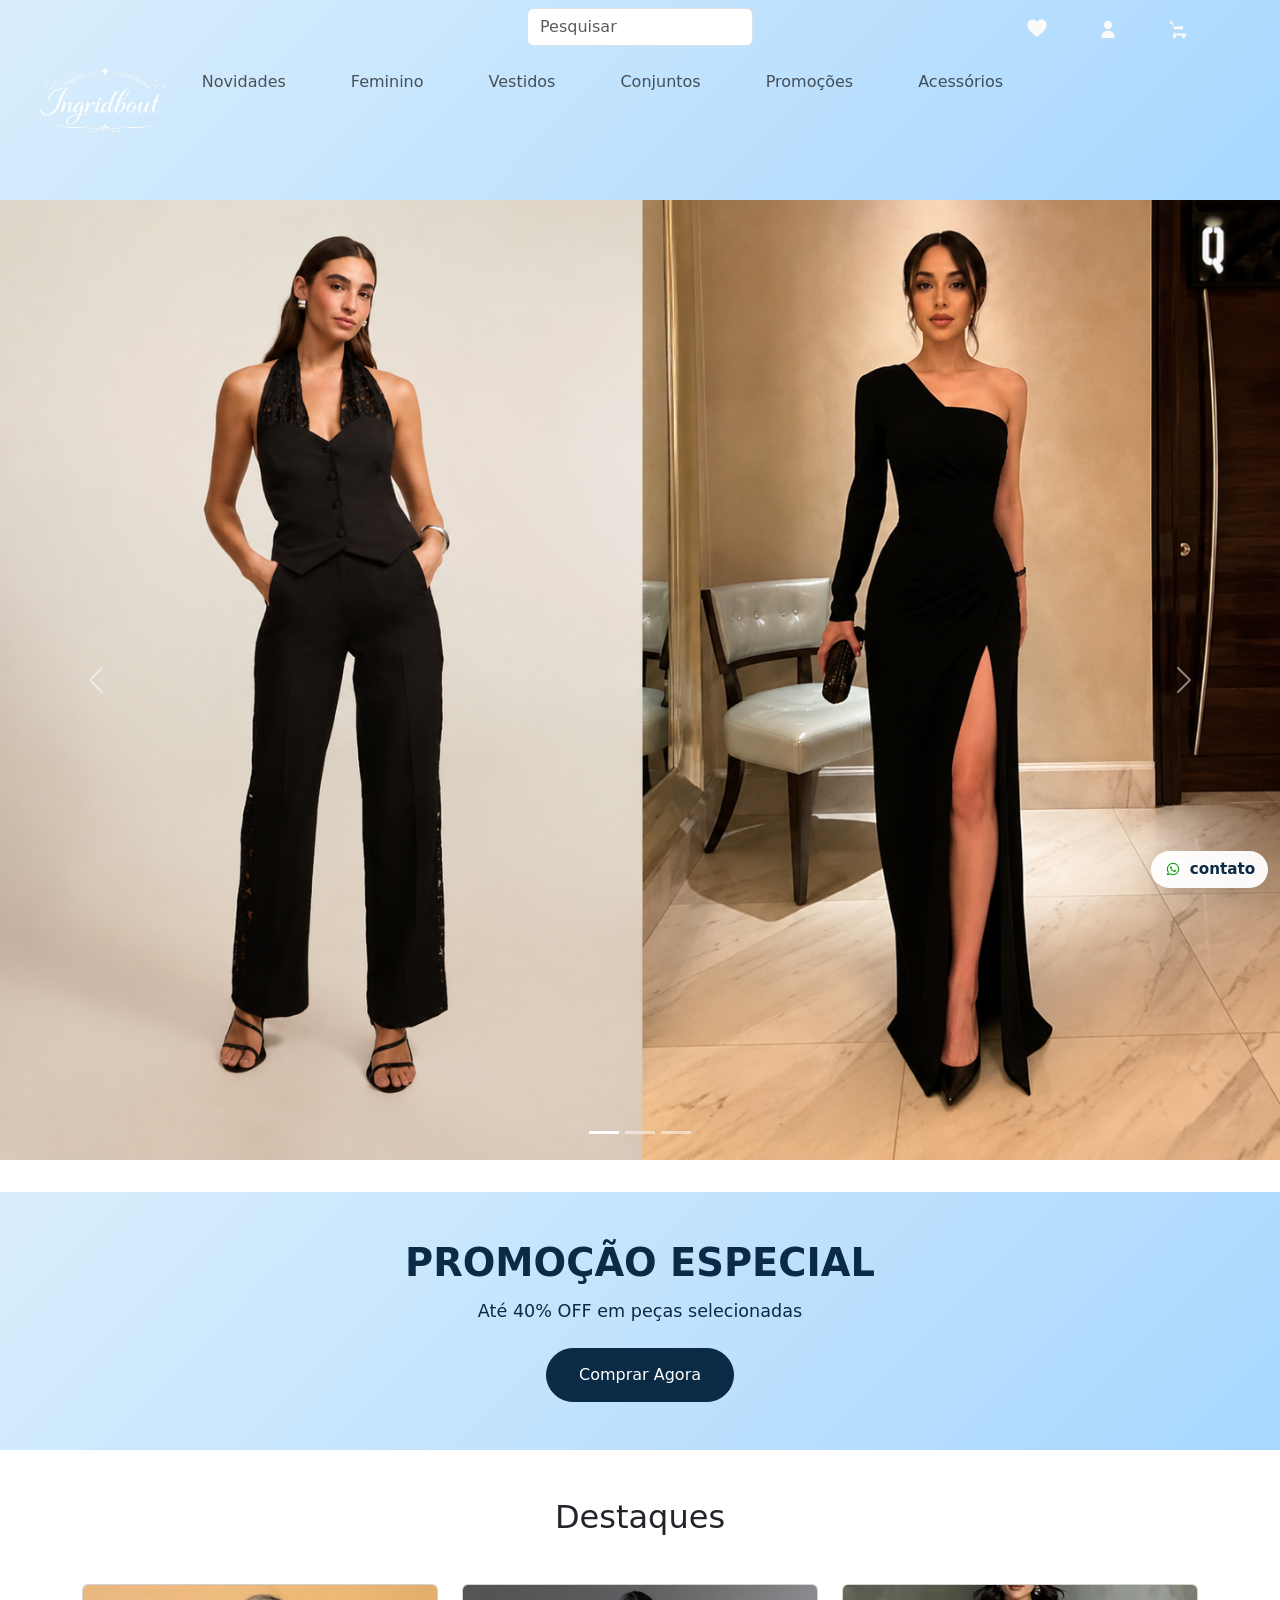
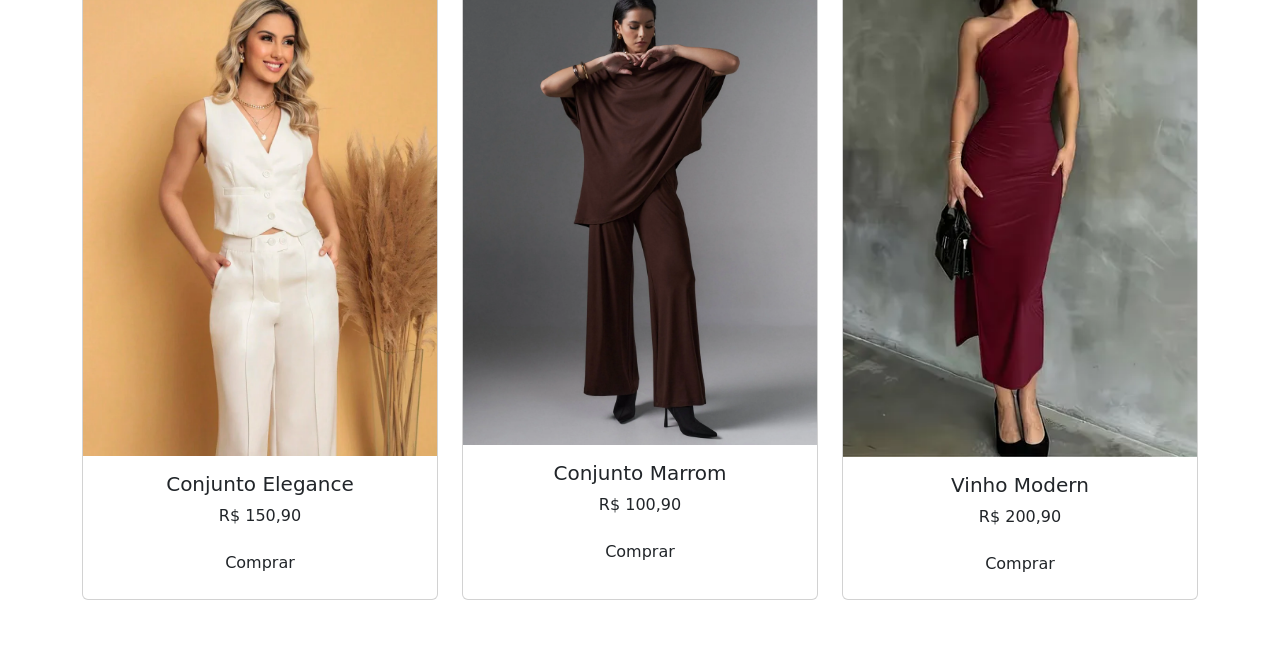
<file: index.html>
<!doctype html>
<html lang="pt-br">

<head>
    <meta charset="utf-8">
    <meta name="viewport" content="width=device-width, initial-scale=1">
    <title>Bootstrap demo</title>
    <link href="https://cdn.jsdelivr.net/npm/bootstrap@5.3.8/dist/css/bootstrap.min.css" rel="stylesheet"
        integrity="sha384-sRIl4kxILFvY47J16cr9ZwB07vP4J8+LH7qKQnuqkuIAvNWLzeN8tE5YBujZqJLB" crossorigin="anonymous">
    <link rel="stylesheet" href="css/style.css">
</head>

<body>

    <!-- ================= HEADER / CABEÇALHO ================= -->
    <header>

        <!-- Logo do site -->
        <img src="./img/LOGO.png" alt="Logo Macarrão" class="logo">

    </header>

    <!-- ================= NAVBAR / NAVEGAÇÃO ================= -->
    <nav class="navbar navbar-expand-lg navbar-custom fixed-top">

        <div class="container-fluid px-4">

            <!-- BOTÃO MOBILE -->
            <button class="navbar-toggler" type="button" data-bs-toggle="collapse" data-bs-target="#menu">

                <span class="navbar-toggler-icon"></span>

            </button>

            <!-- MENU -->
            <div class="collapse navbar-collapse flex-column" id="menu">

                <!-- TOPO -->
                <div class="topo-navbar d-flex justify-content-center align-items-center w-100 mb-3 position-relative">

                    <!-- PESQUISA -->
                    <form class="d-flex pesquisa-box" style="max-width: 400px;">

                        <input class="form-control pesquisa-input" type="search" placeholder="Pesquisar">

                    </form>

                    <!-- ÍCONES -->
                    <div class="d-flex align-items-center gap-4 position-absolute end-0 me-3">

                        <!-- FAVORITOS -->
                        <a href="#" class="icone-topo">

                            <svg xmlns="http://www.w3.org/2000/svg" width="22" height="22" fill="currentColor"
                                class="bi bi-heart" viewBox="0 0 16 16">

                                <path
                                    d="m8 2.748-.717-.737C5.6.281 2.514.878 1.4 3.053c-.523 1.023-.641 2.5.314 4.385.92 1.815 2.834 3.989 6.286 6.357 3.452-2.368 5.365-4.542 6.286-6.357.955-1.886.838-3.362.314-4.385C13.486.878 10.4.28 8.717 2.01z" />

                            </svg>

                        </a>

                        <!-- PERFIL -->
                        <a href="Cadastro.html" class="icone-topo">

                            <svg xmlns="http://www.w3.org/2000/svg" width="22" height="22" fill="currentColor"
                                class="bi bi-person" viewBox="0 0 16 16">

                                <path d="M8 8a3 3 0 1 0 0-6 3 3 0 0 0 0 6" />

                                <path fill-rule="evenodd"
                                    d="M8 9a5 5 0 0 0-5 5 .5.5 0 0 0 .5.5h9a.5.5 0 0 0 .5-.5A5 5 0 0 0 8 9" />

                            </svg>

                        </a>

                        <!-- CARRINHO -->
                        <a href="#" class="icone-topo" aria-label="Carrinho de compras">

                            <svg xmlns="http://www.w3.org/2000/svg" width="22" height="22" fill="currentColor"
                                viewBox="0 0 24 24">

                                <path d="M7 18c-1.1 0-2 .9-2 2s.9 2 2 2 2-.9 2-2-.9-2-2-2zm10 0c-1.1 0-2 .9-2 2s.9 2 2 2 2-.9 2-2-.9-2-2-2z" />
                                <path d="M7.16 14.26l.94-2.34 8.07.67.7-3.32H6.01L5.27 4H2v2h2l3.6 7.59-1.35 2.44c-.16.28-.25.61-.25.97 0 1.1.9 2 2 2h12v-2H7.42c-.14 0-.25-.11-.25-.25l.03-.12z" />

                            </svg>

                        </a>

                    </div>

                </div>

                <!-- LINKS -->
                <ul class="navbar-nav menu-links gap-4">

                    <li class="nav-item">
                        <a class="nav-link" href="#">Novidades</a>
                    </li>

                    <li class="nav-item">
                        <a class="nav-link" href="#">Feminino</a>
                    </li>

                    <li class="nav-item">
                        <a class="nav-link" href="#">Vestidos</a>
                    </li>

                    <li class="nav-item">
                        <a class="nav-link" href="#">Conjuntos</a>
                    </li>

                    <li class="nav-item">
                        <a class="nav-link" href="#">Promoções</a>
                    </li>

                    <li class="nav-item">
                        <a class="nav-link" href="#">Acessórios</a>
                    </li>

                </ul>

            </div>

        </div>

    </nav>

    <!-- ================= CARROSSEL / CAROUSEL ================= -->
    <div id="carouselExampleIndicators" class="carousel slide">
        <div class="carousel-indicators">
            <button type="button" data-bs-target="#carouselExampleIndicators" data-bs-slide-to="0"
                class="active" aria-current="true" aria-label="Slide 1"></button>
            <button type="button" data-bs-target="#carouselExampleIndicators" data-bs-slide-to="1"
                aria-label="Slide 2"></button>
            <button type="button" data-bs-target="#carouselExampleIndicators" data-bs-slide-to="2"
                aria-label="Slide 3"></button>
        </div>
        <div class="carousel-inner">
            <div class="carousel-item active">
                <img src="./img/duopreto.png" class="d-block w-100" alt="...">
            </div>
            <div class="carousel-item">
                <img src="./img/triobranco.png" class="d-block w-100" alt="...">
            </div>
            <div class="carousel-item">
                <img src="./img/triovermelho.png" class="d-block w-100" alt="...">
            </div>
        </div>
        <button class="carousel-control-prev" type="button" data-bs-target="#carouselExampleIndicators"
            data-bs-slide="prev">
            <span class="carousel-control-prev-icon" aria-hidden="true"></span>
            <span class="visually-hidden">Previous</span>
        </button>
        <button class="carousel-control-next" type="button" data-bs-target="#carouselExampleIndicators"
            data-bs-slide="next">
            <span class="carousel-control-next-icon" aria-hidden="true"></span>
            <span class="visually-hidden">Next</span>
        </button>
    </div>

    <!-- =======================================================
         BANNER PROMOCIONAL
    ======================================================= -->
    <section class="banner-promocional">

        <div class="container text-center">

            <h2 >PROMOÇÃO ESPECIAL</h2>

            <p>Até 40% OFF em peças selecionadas</p>

            <a href="promo.html" class="btn botao-promocao">

                Comprar Agora

            </a>

        </div>

    </section>

    <!-- PRODUTOS -->
    <section class="container py-5">
        <h2 class="text-center titulo mb-5">Destaques</h2>
        <div class="row g-4 justify-content-center">
            <!-- CARD 1 -->
            <div class="col-lg-4 col-md-6">
                <div class="card produto-card h-100">
                    <img src="./img/Conjunto Alfaiataria-Branco.webp" class="card-img-top" alt="Conjunto Branco">
                    <div class="card-body text-center">
                        <h5 class="card-title">Conjunto Elegance</h5>
                        <p class="card-text">R$ 150,90</p>
                        <button class="btn botao-principal">Comprar</button>
                    </div>
                </div>
            </div>
            <!-- CARD 2 -->
            <div class="col-lg-4 col-md-6">
                <div class="card produto-card h-100">
                    <img src="./img/conjunto-feminino-marrom.webp" class="card-img-top" alt="Conjunto Marrom">
                    <div class="card-body text-center">
                        <h5 class="card-title">Conjunto Marrom</h5>
                        <p class="card-text">R$ 100,90</p>
                        <button class="btn botao-principal">Comprar</button>
                    </div>
                </div>
            </div>
            <!-- CARD 3 -->
            <div class="col-lg-4 col-md-6">
                <div class="card produto-card h-100">
                    <img src="./img/O-vestido vinho.webp" class="card-img-top" alt="Conjunto Vinho">
                    <div class="card-body text-center">
                        <h5 class="card-title">Vinho Modern</h5>
                        <p class="card-text">R$ 200,90</p>
                        <button class="btn botao-principal">Comprar</button>
                    </div>
                </div>
            </div>
        </div>
    </section>

    <a href="Contato.html" class="whatsapp-contato">
        <img src="./img/what.png" alt="WhatsApp" />
        <span>contato</span>
    </a>

    <script src="https://cdn.jsdelivr.net/npm/bootstrap@5.3.8/dist/js/bootstrap.bundle.min.js"
        integrity="sha384-FKyoEForCGlyvwx9Hj09JcYn3nv7wiPVlz7YYwJrWVcXK/BmnVDxM+D2scQbITxI"
        crossorigin="anonymous"></script>




        

</body>

</html>
</file>
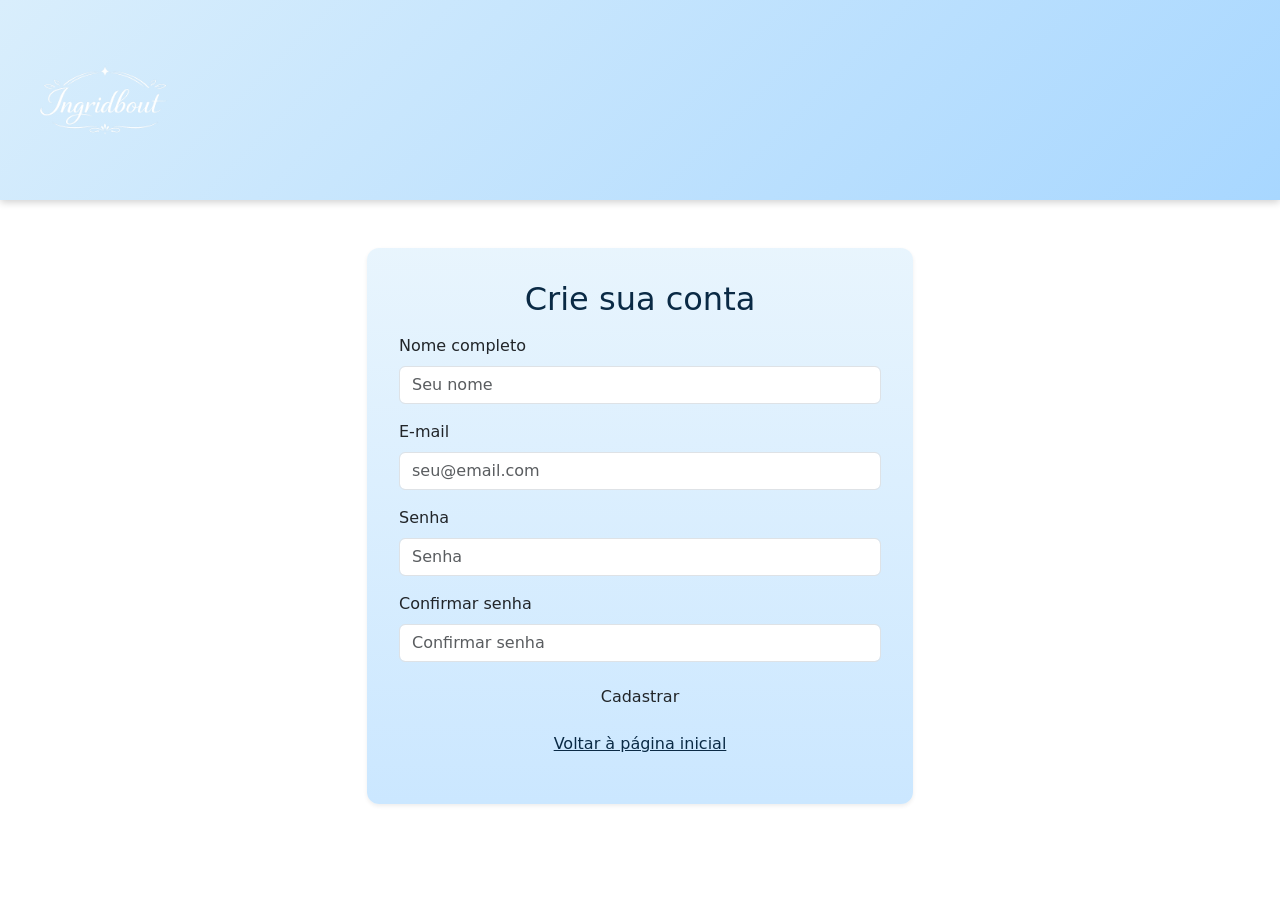
<file: Cadastro.html>
<!doctype html>
<html lang="pt-br">

<head>
    <meta charset="utf-8">
    <meta name="viewport" content="width=device-width, initial-scale=1">
    <title>Cadastro - Loja</title>
    <link href="https://cdn.jsdelivr.net/npm/bootstrap@5.3.8/dist/css/bootstrap.min.css" rel="stylesheet"
        integrity="sha384-sRIl4kxILFvY47J16cr9ZwB07vP4J8+LH7qKQnuqkuIAvNWLzeN8tE5YBujZqJLB" crossorigin="anonymous">
    <link rel="stylesheet" href="css/style.css">
</head>

<body>

    <header>
        <img src="./img/LOGO.png" alt="Logo" class="logo">
    </header>

    <main class="cadastro container py-5">
        <div class="row justify-content-center">
            <div class="col-md-6">
                <div class="card shadow-sm">
                    <div class="card-body">
                        <h2 class="text-center mb-3" style="color: #0a2a45;">Crie sua conta</h2>

                        <form>
                            <div class="mb-3">
                                <label class="form-label">Nome completo</label>
                                <input type="text" class="form-control" placeholder="Seu nome">
                            </div>

                            <div class="mb-3">
                                <label class="form-label">E-mail</label>
                                <input type="email" class="form-control" placeholder="seu@email.com">
                            </div>

                            <div class="mb-3">
                                <label class="form-label">Senha</label>
                                <input type="password" class="form-control" placeholder="Senha">
                            </div>

                            <div class="mb-3">
                                <label class="form-label">Confirmar senha</label>
                                <input type="password" class="form-control" placeholder="Confirmar senha">
                            </div>

                            <div class="d-grid">
                                <button type="submit" class="btn btn-promocao">Cadastrar</button>
                            </div>
                        </form>

                        <p class="text-center mt-3"><a href="index.html">Voltar à página inicial</a></p>
                    </div>
                </div>
            </div>
        </div>
    </main>

    <script src="https://cdn.jsdelivr.net/npm/bootstrap@5.3.8/dist/js/bootstrap.bundle.min.js"
        integrity="sha384-FKyoEForCGlyvwx9Hj09JcYn3nv7wiPVlz7YYwJrWVcXK/BmnVDxM+D2scQbITxI"
        crossorigin="anonymous"></script>
</body>

</html>
<!doctype html>
<html lang="pt-br">
  <head>
    <meta charset="utf-8">
    <meta name="viewport" content="width=device-width, initial-scale=1">
    <title>Bootstrap demo</title>
    <link href="https://cdn.jsdelivr.net/npm/bootstrap@5.3.8/dist/css/bootstrap.min.css" rel="stylesheet" integrity="sha384-sRIl4kxILFvY47J16cr9ZwB07vP4J8+LH7qKQnuqkuIAvNWLzeN8tE5YBujZqJLB" crossorigin="anonymous">
  </head>
  <body>
   
    <script src="https://cdn.jsdelivr.net/npm/bootstrap@5.3.8/dist/js/bootstrap.bundle.min.js" integrity="sha384-FKyoEForCGlyvwx9Hj09JcYn3nv7wiPVlz7YYwJrWVcXK/BmnVDxM+D2scQbITxI" crossorigin="anonymous"></script>
  </body>
</html>
</file>
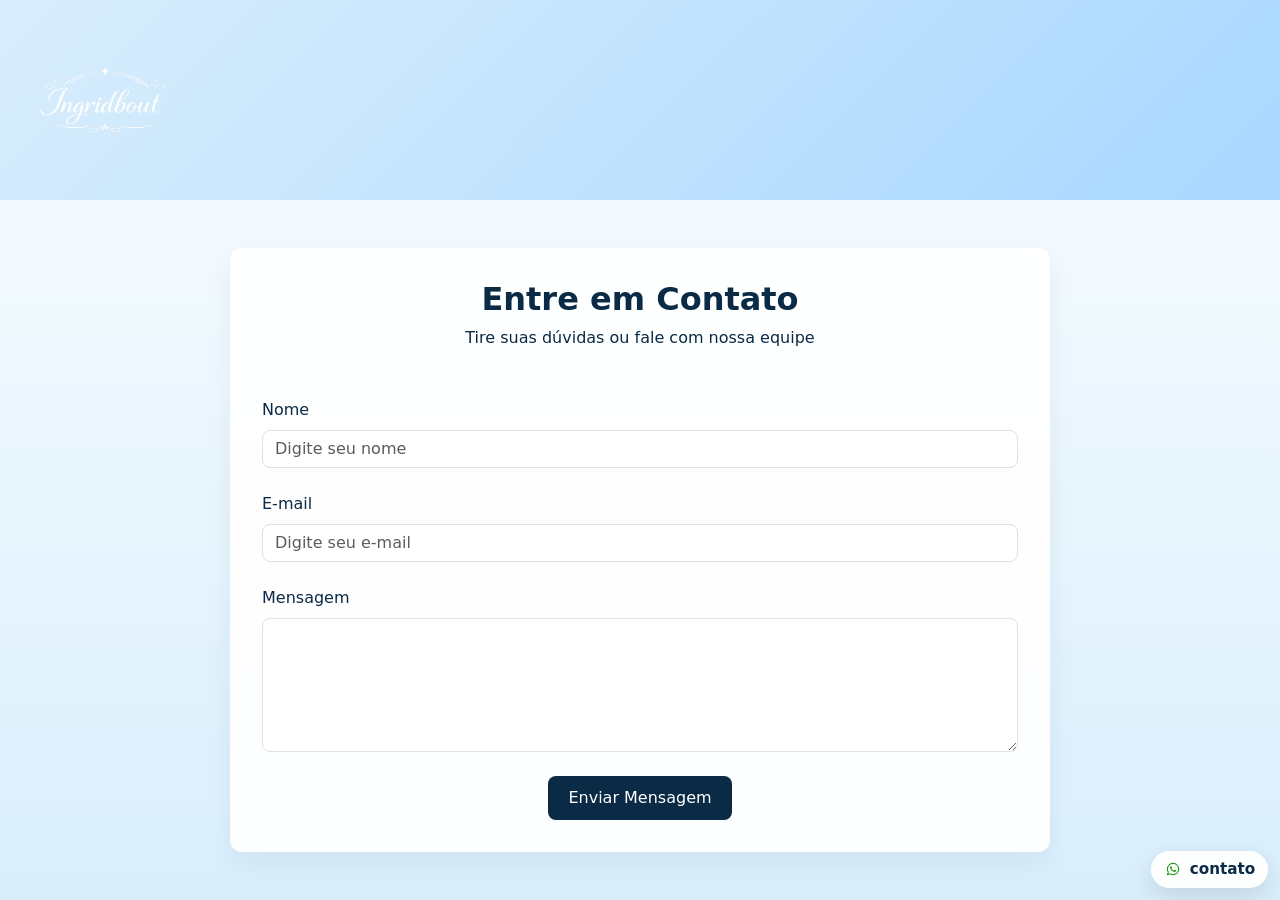
<file: Contato.html>
<!doctype html>
<html lang="pt-br">
    <head>
    <meta charset="utf-8">
    <meta name="viewport" content="width=device-width, initial-scale=1">
    <title>Contato - Loja</title>
    <link href="https://cdn.jsdelivr.net/npm/bootstrap@5.3.8/dist/css/bootstrap.min.css" rel="stylesheet" integrity="sha384-sRIl4kxILFvY47J16cr9ZwB07vP4J8+LH7qKQnuqkuIAvNWLzeN8tE5YBujZqJLB" crossorigin="anonymous">
    <link rel="stylesheet" href="css/style.css">
    </head>
    <body>

    <header>
      <img src="./img/LOGO.png" alt="Logo" class="logo">
    </header>


  <!-- =======================================================
     ÁREA DE CONTATO
  ======================================================= -->

  <section class="contato py-5">

    <div class="container">

      <div class="contato-box">

        <!-- TÍTULO -->
        <div class="text-center mb-5">

          <h2 class="titulo-contato">
            Entre em Contato
          </h2>

          <p class="subtitulo-contato">
            Tire suas dúvidas ou fale com nossa equipe
          </p>

        </div>

        <!-- FORMULÁRIO -->
        <form>

          <!-- NOME -->
          <div class="mb-4">

            <label class="form-label">
              Nome
            </label>

            <input 
            type="text"
            class="form-control input-contato"
            placeholder="Digite seu nome">

          </div>

          <!-- EMAIL -->
          <div class="mb-4">

            <label class="form-label">
              E-mail
            </label>

            <input 
            type="email"
            class="form-control input-contato"
            placeholder="Digite seu e-mail">

          </div>

          <!-- MENSAGEM -->
          <div class="mb-4">

            <label class="form-label">
              Mensagem
            </label>

            <textarea 
            class="form-control textarea-contato"
            rows="5"
            placeholder="Digite sua mensagem">
            </textarea>

          </div>

          <!-- BOTÃO -->
          <div class="text-center">

            <button type="submit" class="btn botao-contato">

              Enviar Mensagem

            </button>

          </div>

        </form>

      </div>

    </div>

  </section>

    <a href="#" class="whatsapp-contato">
      <img src="./img/what.png" alt="WhatsApp" />
      <span>contato</span>
    </a>

    <script src="https://cdn.jsdelivr.net/npm/bootstrap@5.3.8/dist/js/bootstrap.bundle.min.js" integrity="sha384-FKyoEForCGlyvwx9Hj09JcYn3nv7wiPVlz7YYwJrWVcXK/BmnVDxM+D2scQbITxI" crossorigin="anonymous"></script>
    </body>
  </html>
</file>
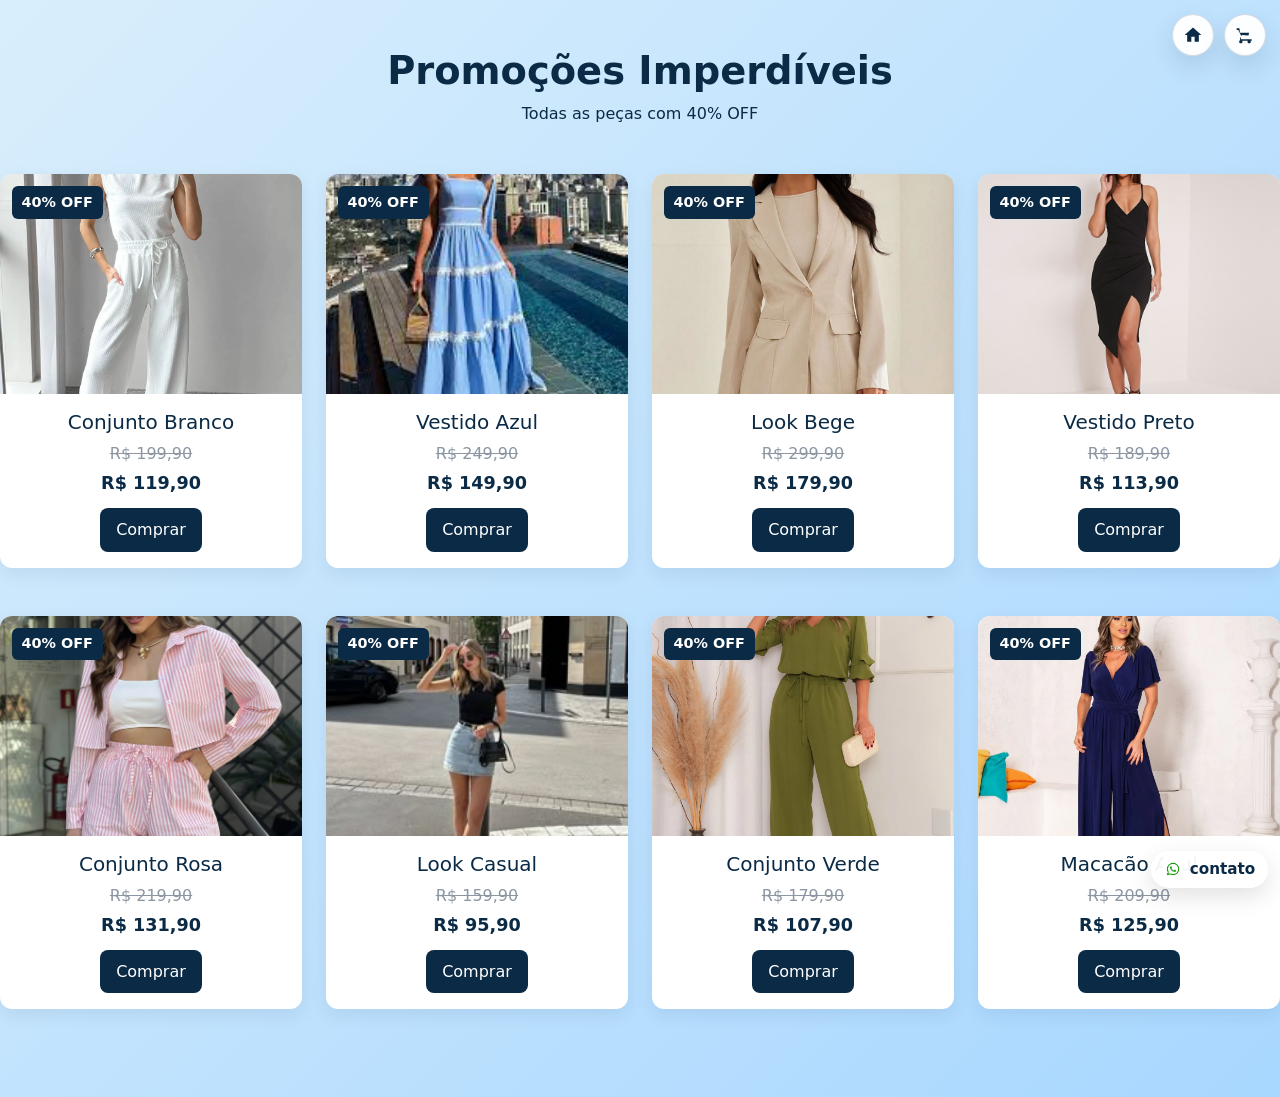
<file: promo.html>
<!doctype html>
<html lang="pt-br">
  <head>
    <meta charset="utf-8">
    <meta name="viewport" content="width=device-width, initial-scale=1">
    <title>Bootstrap demo</title>
    <link href="https://cdn.jsdelivr.net/npm/bootstrap@5.3.8/dist/css/bootstrap.min.css" rel="stylesheet" integrity="sha384-sRIl4kxILFvY47J16cr9ZwB07vP4J8+LH7qKQnuqkuIAvNWLzeN8tE5YBujZqJLB" crossorigin="anonymous">
    <link rel="stylesheet" href="css/style.css">
  </head>
  <body>

    <div class="fixed-icons">
        <a href="index.html" class="icon-btn" aria-label="Home">
            <svg viewBox="0 0 24 24" xmlns="http://www.w3.org/2000/svg">
                <path d="M10 20v-6h4v6h5v-8h3L12 3 2 12h3v8z" />
            </svg>
        </a>
        <a href="#" class="icon-btn" aria-label="Carrinho">
            <svg viewBox="0 0 24 24" xmlns="http://www.w3.org/2000/svg">
                <path d="M7 18c-1.1 0-2 .9-2 2s.9 2 2 2 2-.9 2-2-.9-2-2-2zm10 0c-1.1 0-2 .9-2 2s.9 2 2 2 2-.9 2-2-.9-2-2-2zM7.16 14.26l.94-2.34 8.07.67.7-3.32H6.01L5.27 4H2v2h2l3.6 7.59-1.35 2.44c-.16.28-.25.61-.25.97 0 1.1.9 2 2 2h12v-2H7.42c-.14 0-.25-.11-.25-.25l.03-.12z"/>
            </svg>
        </a>
    </div>


    <!-- =======================================================
     SEÇÃO PROMOÇÕES
======================================================= -->

<section class="promocoes container-fluid py-5">

    <!-- TÍTULO -->
    <div class="container">

        <h2 class="titulo-promocao">
            Promoções Imperdíveis
        </h2>

        <p class="subtitulo-promocao">
            Todas as peças com 40% OFF
        </p>

    </div>

    <!-- ÁREA COM ROLAGEM -->
    <div class="promocoes-scroll">

        <!-- CARD 1 -->
        <div class="card-promocao">

            <div class="desconto">
                40% OFF
            </div>

            <img src="./img/promo.cjbranco.webp" alt="Conjunto Branco">

            <div class="info-promocao">

                <h5>
                    Conjunto Branco
                </h5>

                <p class="preco-antigo">
                    R$ 199,90
                </p>

                <p class="preco-novo">
                    R$ 119,90
                </p>

                <button class="btn btn-promocao">
                    Comprar
                </button>

            </div>

        </div>

        <!-- CARD 2 -->
        <div class="card-promocao">

            <div class="desconto">
                40% OFF
            </div>

            <img src="./img/promo.vtazul.jfif" alt="Vestido Azul">

            <div class="info-promocao">

                <h5>
                    Vestido Azul
                </h5>

                <p class="preco-antigo">
                    R$ 249,90
                </p>

                <p class="preco-novo">
                    R$ 149,90
                </p>

                <button class="btn btn-promocao">
                    Comprar
                </button>

            </div>

        </div>

        <!-- CARD 3 -->
        <div class="card-promocao">

            <div class="desconto">
                40% OFF
            </div>

            <img src="./img/promo.cjbege.jpg" alt="Look Bege">

            <div class="info-promocao">

                <h5>
                    Look Bege
                </h5>

                <p class="preco-antigo">
                    R$ 299,90
                </p>

                <p class="preco-novo">
                    R$ 179,90
                </p>

                <button class="btn btn-promocao">
                    Comprar
                </button>

            </div>

        </div>

        <!-- CARD 4 -->
        <div class="card-promocao">

            <div class="desconto">
                40% OFF
            </div>

            <img src="./img/promo.vtpreto.jpg" alt="Vestido Preto">

            <div class="info-promocao">

                <h5>
                    Vestido Preto
                </h5>

                <p class="preco-antigo">
                    R$ 189,90
                </p>

                <p class="preco-novo">
                    R$ 113,90
                </p>

                <button class="btn btn-promocao">
                    Comprar
                </button>

            </div>

        </div>

        <!-- CARD 5 -->
        <div class="card-promocao">

            <div class="desconto">
                40% OFF
            </div>

            <img src="./img/promo.cjrosa.webp" alt="Conjunto Rosa">

            <div class="info-promocao">

                <h5>
                    Conjunto Rosa
                </h5>

                <p class="preco-antigo">
                    R$ 219,90
                </p>

                <p class="preco-novo">
                    R$ 131,90
                </p>

                <button class="btn btn-promocao">
                    Comprar
                </button>

            </div>

        </div>

        <!-- CARD 6 -->
        <div class="card-promocao">

            <div class="desconto">
                40% OFF
            </div>

            <img src="./img/promo.casual.jpg" alt="Look Casual">

            <div class="info-promocao">

                <h5>
                    Look Casual
                </h5>

                <p class="preco-antigo">
                    R$ 159,90
                </p>

                <p class="preco-novo">
                    R$ 95,90
                </p>

                <button class="btn btn-promocao">
                    Comprar
                </button>

            </div>

        </div>

        <!-- CARD 7 -->
        <div class="card-promocao">

            <div class="desconto">
                40% OFF
            </div>

            <img src="./img/promo.cjverde.webp" alt="Conjunto Verde">

            <div class="info-promocao">

                <h5>
                    Conjunto Verde
                </h5>

                <p class="preco-antigo">
                    R$ 179,90
                </p>

                <p class="preco-novo">
                    R$ 107,90
                </p>

                <button class="btn btn-promocao">
                    Comprar
                </button>

            </div>

        </div>

        <!-- CARD 8 -->
        <div class="card-promocao">

            <div class="desconto">
                40% OFF
            </div>

            <img src="./img/promo.macacao.azulm.webp" alt="Macacão Azul">

            <div class="info-promocao">

                <h5>
                    Macacão Azul
                </h5>

                <p class="preco-antigo">
                    R$ 209,90
                </p>

                <p class="preco-novo">
                    R$ 125,90
                </p>

                <button class="btn btn-promocao">
                    Comprar
                </button>

            </div>

        </div>

        </div>

</section>

        <a href="Contato.html" class="whatsapp-contato">
                <img src="./img/what.png" alt="WhatsApp" />
                <span>contato</span>
        </a>
    
        <script src="https://cdn.jsdelivr.net/npm/bootstrap@5.3.8/dist/js/bootstrap.bundle.min.js" integrity="sha384-FKyoEForCGlyvwx9Hj09JcYn3nv7wiPVlz7YYwJrWVcXK/BmnVDxM+D2scQbITxI" crossorigin="anonymous"></script>
    </body>
</html>
</file>
<file: css/style.css>
/* ================= CABEÇALHO ================= */

header {
    /* Gradiente de cores */
    background: linear-gradient(135deg, #d9eefc 0%, #a8d7ff 100%);
    /* Espaçamento interno */
    padding: 0px 5px;
    /* Deixa elementos lado a lado */
    display: flex;
    /* Centraliza verticalmente */
    align-items: center;
    /* Espaço entre logo e menu */
    justify-content: space-between;
    /* Sombra embaixo */
    box-shadow: 0 2px 8px rgba(0, 0, 0, 0.2);
}

/* ================= BANNER PROMOCIONAL ================= */

.banner-promocional {
    background: linear-gradient(135deg, #d9eefc 0%, #a8d7ff 100%);
    color: #0a2a45;
    padding: 3rem 0;
    margin-top: 2rem;
}

/* ================= PÁGINA DE PROMOÇÕES (tons azul bebê) ================= */

.promocoes {
    background: linear-gradient(135deg, #d9eefc 0%, #a8d7ff 100%);
    color: #0a2a45;
    padding: 4rem 0;
}

.titulo-promocao {
    font-size: 2.4rem;
    font-weight: 700;
    text-align: center;
    margin-bottom: 0.5rem;
    color: #0a2a45;
}

.subtitulo-promocao {
    text-align: center;
    color: #0a2a45;
    margin-bottom: 2rem;
}

.promocoes-scroll {
    display: flex;
    gap: 1.5rem;
    flex-wrap: wrap;
    justify-content: center;
    padding: 1rem 0;
}

.card-promocao {
    flex: 0 0 calc(25% - 1.125rem);
    max-width: calc(25% - 1.125rem);
    background: #ffffff;
    border-radius: 12px;
    box-shadow: 0 6px 18px rgba(10, 42, 69, 0.08);
    overflow: hidden;
    position: relative;
    margin-bottom: 1.5rem;
}

.card-promocao img {
    width: 100%;
    height: 220px;
    object-fit: cover;
    display: block;
}

.desconto {
    position: absolute;
    top: 12px;
    left: 12px;
    background: #0a2a45;
    color: #ffffff;
    padding: 0.35rem 0.6rem;
    border-radius: 6px;
    font-weight: 700;
    font-size: 0.9rem;
}

.info-promocao {
    padding: 1rem;
    text-align: center;
    color: #0a2a45;
}

.preco-antigo {
    text-decoration: line-through;
    color: #8c97a3;
    margin-bottom: 0.25rem;
}

.preco-novo {
    color: #0a2a45;
    font-weight: 700;
    font-size: 1.1rem;
    margin-bottom: 0.75rem;
}

.btn-promocao {
    background: #0a2a45;
    color: #ffffff;
    border: none;
    padding: 0.6rem 1rem;
    border-radius: 8px;
    transition: transform 0.15s ease, background-color 0.15s ease;
}

.btn-promocao:hover {
    background: #ffffff;
    color: #0a2a45;
    transform: translateY(-3px);
    border: 1px solid #0a2a45;
}

@media (max-width: 992px) {
    .card-promocao { flex: 0 0 calc(50% - 0.75rem); max-width: calc(50% - 0.75rem); }
}

@media (max-width: 768px) {
    .card-promocao { flex: 0 0 calc(50% - 0.75rem); max-width: calc(50% - 0.75rem); }
    .promocoes { padding: 2rem 0; }
}

@media (max-width: 576px) {
    .card-promocao { flex: 0 0 100%; max-width: 100%; }
}

.fixed-icons {
    position: fixed;
    top: 14px;
    right: 14px;
    z-index: 1000;
    display: flex;
    gap: 0.6rem;
}

.icon-btn {
    width: 42px;
    height: 42px;
    display: inline-flex;
    align-items: center;
    justify-content: center;
    border-radius: 50%;
    background: rgba(255, 255, 255, 0.95);
    border: 1px solid rgba(10, 42, 69, 0.16);
    box-shadow: 0 10px 24px rgba(10, 42, 69, 0.12);
    text-decoration: none;
    color: #0a2a45;
}

.icon-btn:hover {
    background: #e7f2ff;
}

.icon-btn svg {
    width: 20px;
    height: 20px;
    fill: #0a2a45;
}
/* ================= CABEÇALHO ================= */
 
header {
 
    /* Gradiente de cores */
    background: linear-gradient(135deg, #d9eefc 0%, #a8d7ff 100%);
 
    /* Espaçamento interno */
    padding: 0px 5px;
 
    /* Deixa elementos lado a lado */
    display: flex;
 
    /* Centraliza verticalmente */
    align-items: center;
 
    /* Espaço entre logo e menu */
    justify-content: space-between;
 
    /* Sombra embaixo */
    box-shadow: 0 2px 8px rgba(0, 0, 0, 0.2);
}
 
/* ================= LOGO ================= */
 
.logo {
 
    /* Tamanho da logo */
    width: 200px;
 
    position: relative;
 
    /* Move visualmente a imagem. */
    top: 10px;
 
    /* Empurra usando espaçamento. */
    /* margin-top */
}
 
.logo:hover{
 
    transform: scale(1.2);
 
}
/* ================= MENU ================= */
 
nav a {
 
    /* Cor do texto */
    color: #fafafa;
 
    /* Remove sublinhado */
    text-decoration: none;
 
    /* Espaço entre links */
    margin-left: 25px;
 
    /* Tamanho da fonte */
    font-size: 18px;
 
    /* Deixa em negrito */
    font-weight: bold;
 
    /* Animação suave */
    transition: 0.3s;
 
    /* Permite mover os elementos na pagina como top,left,right e bottom */
    position: relative;
 
    left: -50px;
}

/* ================= BANNER PROMOCIONAL ================= */

.banner-promocional {
    background: linear-gradient(135deg, #d9eefc 0%, #a8d7ff 100%);
    color: #0a2a45;
    padding: 3rem 0;
    margin-top: 2rem;
}

.banner-promocional h2 {
    font-size: 2.4rem;
    font-weight: 700;
    margin-bottom: 0.75rem;
}

.banner-promocional p {
    font-size: 1.1rem;
    margin-bottom: 1.5rem;
}

.botao-promocao {
    background-color: #0a2a45;
    border-color: #0a2a45;
    color: #ffffff;
    padding: 0.85rem 2rem;
    font-size: 1rem;
    border-radius: 50px;
    transition: transform 0.2s ease, background-color 0.2s ease;
}

.botao-promocao:hover,
.botao-promocao:focus {
    background-color: #ffffff;
    color: #0a2a45;
    transform: translateY(-2px);
    border-color: #0a2a45;
}

/* ================= WHATSAPP CONTATO (restaurado) ================= */

.whatsapp-contato {
    position: fixed;
    right: 12px;
    bottom: 12px;
    z-index: 999;
    display: inline-flex;
    align-items: center;
    gap: 0.4rem;
    background: rgba(255, 255, 255, 0.95);
    padding: 0.45rem 0.8rem;
    border-radius: 999px;
    box-shadow: 0 8px 24px rgba(0, 0, 0, 0.12);
    text-decoration: none;
    color: #0a2a45;
    font-weight: 600;
    font-size: 0.95rem;
}

.whatsapp-contato img {
    width: 20px;
    height: auto;
    display: block;
}

/* ================= CONTATO ================= */

.contato {
    background: linear-gradient(180deg, #f4fbff 0%, #d9eefc 100%);
    color: #0a2a45;
}

.contato-box {
    max-width: 820px;
    margin: 0 auto;
    background: rgba(255,255,255,0.95);
    padding: 2rem;
    border-radius: 12px;
    box-shadow: 0 10px 30px rgba(10,42,69,0.06);
}

.titulo-contato {
    font-size: 2rem;
    font-weight: 700;
    color: #0a2a45;
}

.subtitulo-contato {
    color: #0a2a45;
}

.input-contato, .textarea-contato {
    border-radius: 8px;
}

.input-contato:focus, .textarea-contato:focus {
    box-shadow: 0 0 0 0.2rem rgba(168,215,255,0.4);
    border-color: #a8d7ff;
}

.botao-contato {
    background: #0a2a45;
    color: #fff;
    border: none;
    padding: 0.6rem 1.25rem;
    border-radius: 8px;
}

.botao-contato:hover { background: #ffffff; color: #0a2a45; border: 1px solid #0a2a45; }

@media (max-width: 576px) {
    .contato-box { padding: 1rem; }
}

/* ================= ESTILOS CADASTRO ================= */

.cadastro .card {
    border: none;
    border-radius: 12px;
}

.cadastro .card-body {
    background: linear-gradient(180deg, rgba(217,238,252,0.6) 0%, rgba(168,215,255,0.6) 100%);
    padding: 2rem;
    border-radius: 12px;
}

.cadastro .form-control:focus {
    box-shadow: 0 0 0 0.2rem rgba(168,215,255,0.35);
    border-color: #a8d7ff;
}

.cadastro a {
    color: #0a2a45;
}

.cadastro .card { background: transparent; }
</file>
